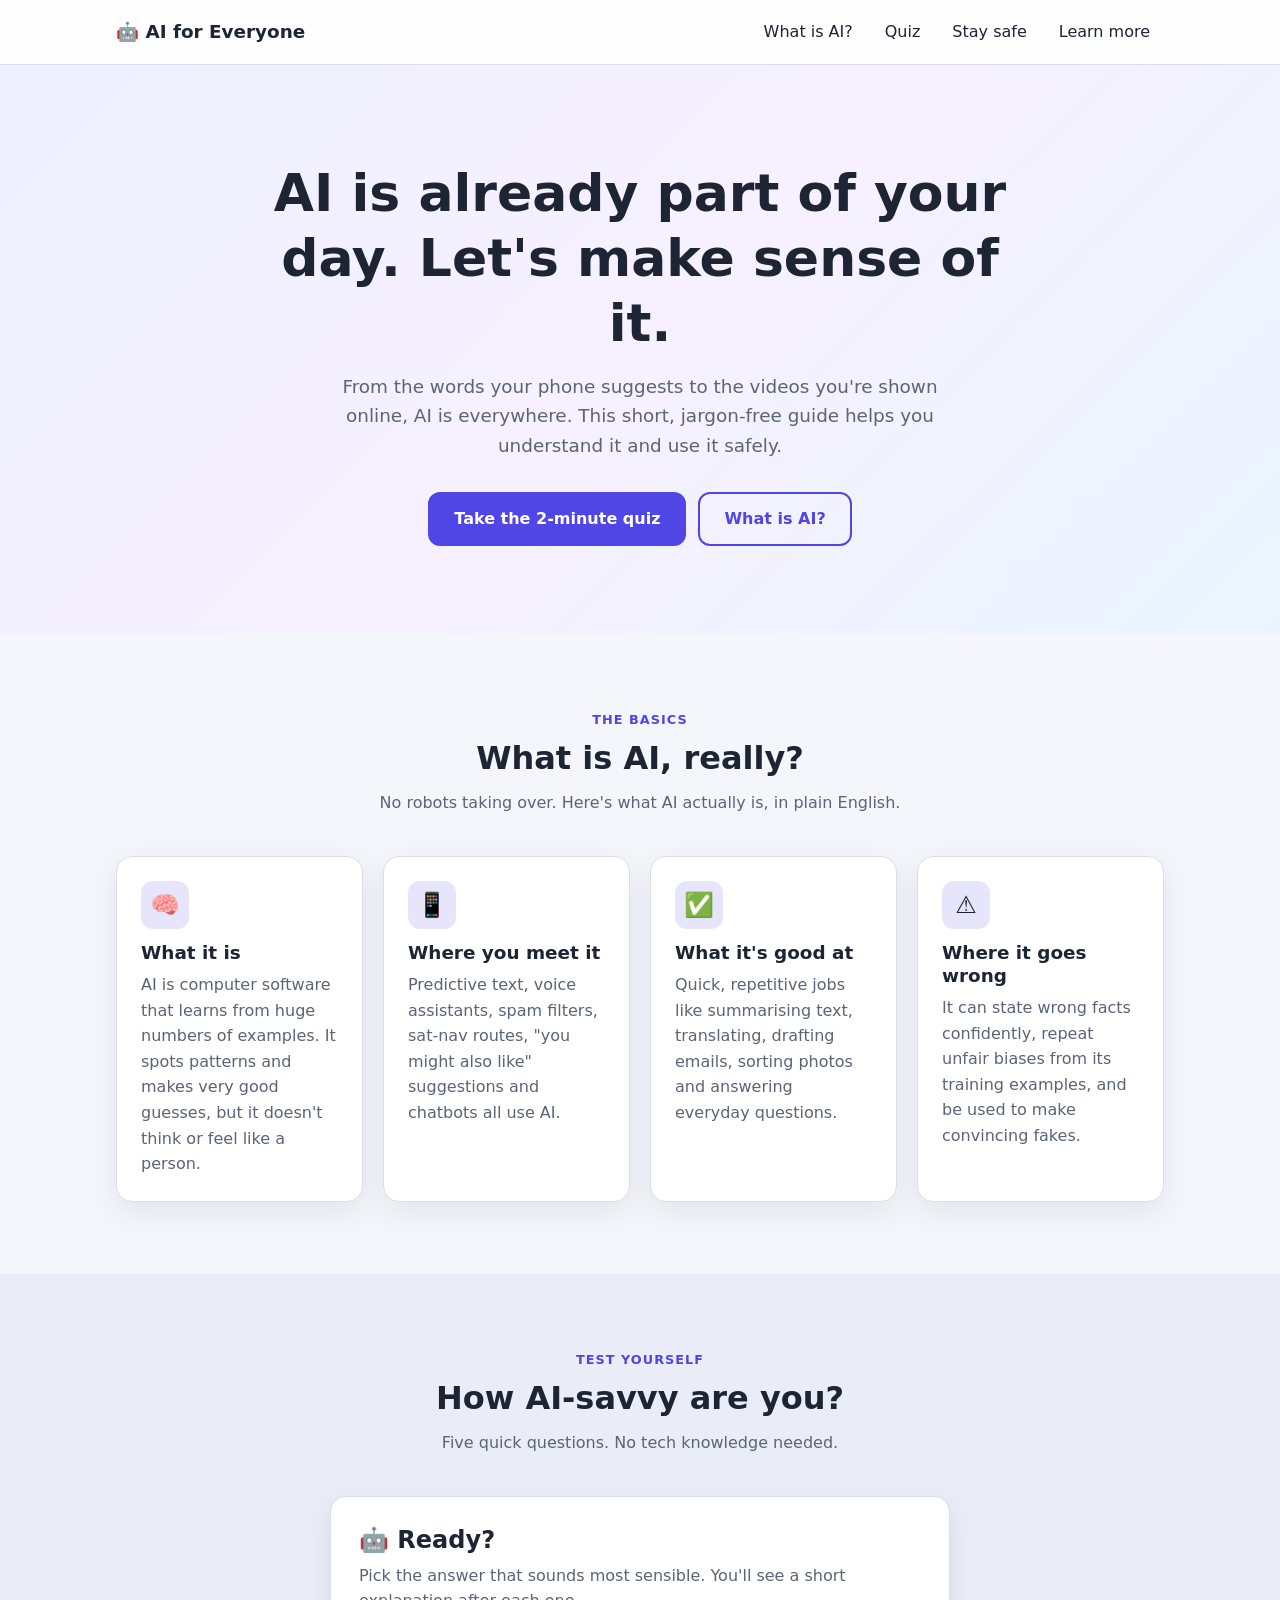
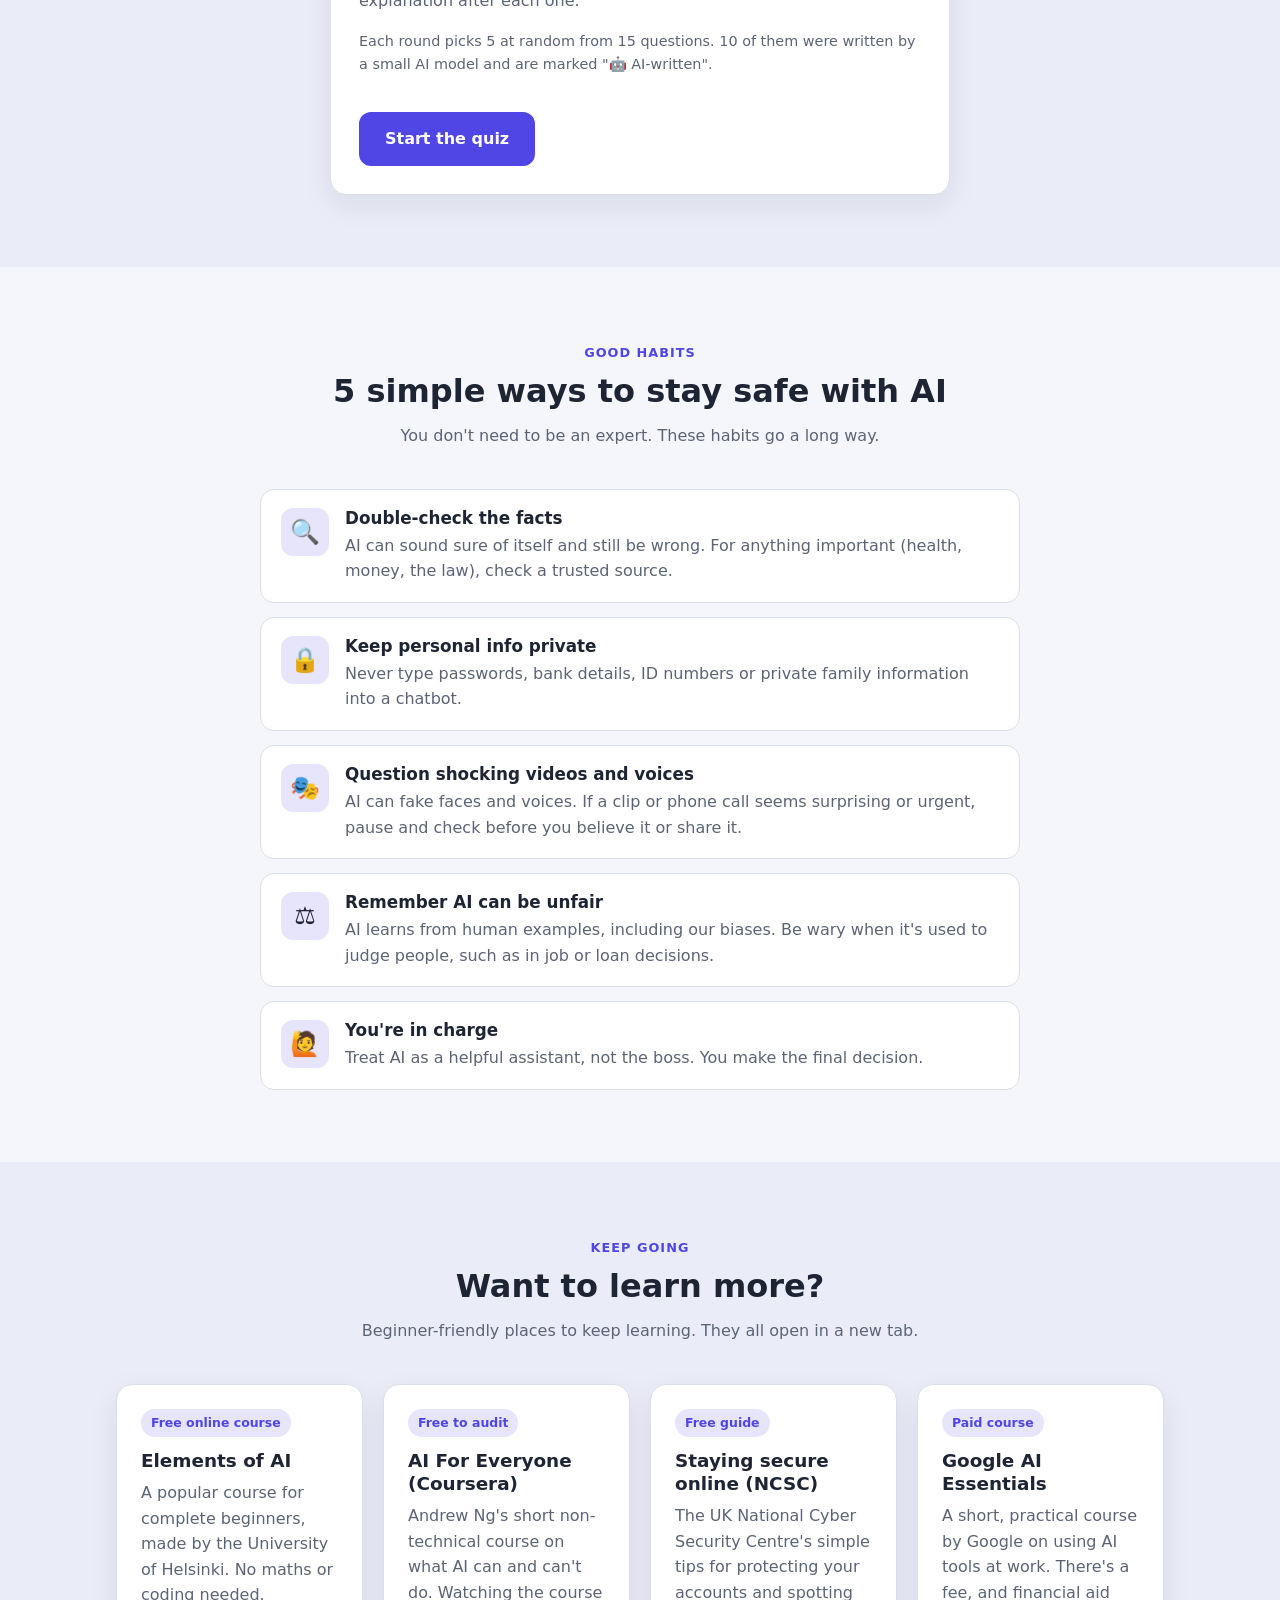
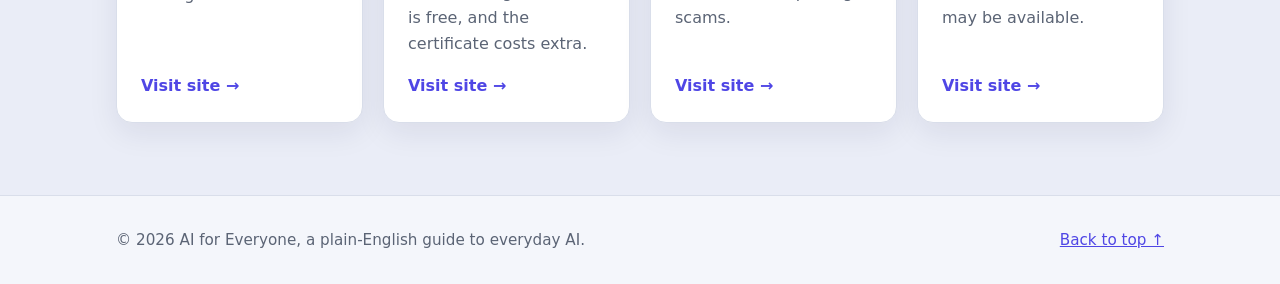
<file: index.html>
<!DOCTYPE html>
<html lang="en">
<head>
  <meta charset="UTF-8">
  <meta name="viewport" content="width=device-width, initial-scale=1.0">
  <title>AI for Everyone</title>
  <meta name="description" content="A friendly, jargon-free guide to the AI you meet every day, with a 2-minute quiz and simple tips for staying safe.">
  <meta property="og:title" content="AI for Everyone">
  <meta property="og:description" content="Understand everyday AI in plain English. Take the 2-minute quiz and learn how to stay safe.">
  <meta property="og:type" content="website">
  <link rel="icon" href="data:image/svg+xml,<svg xmlns='http://www.w3.org/2000/svg' viewBox='0 0 100 100'><text y='.9em' font-size='90'>🤖</text></svg>">
  <link rel="stylesheet" href="styles.css">
</head>
<body>
  <a class="skip-link" href="#main">Skip to content</a>

  <!-- ================= Header ================= -->
  <header class="site-header">
    <div class="container header-inner">
      <a class="logo" href="#top">🤖 AI for Everyone</a>
      <nav aria-label="Main">
        <button class="menu-toggle" id="menu-toggle" aria-expanded="false" aria-controls="nav-links" aria-label="Open menu">☰</button>
        <ul class="nav-links" id="nav-links">
          <li><a href="#what-is-ai">What is AI?</a></li>
          <li><a href="#quiz">Quiz</a></li>
          <li><a href="#stay-safe">Stay safe</a></li>
          <li><a href="#learn-more">Learn more</a></li>
        </ul>
      </nav>
    </div>
  </header>

  <main id="main">

    <!-- ================= Hero ================= -->
    <section class="hero" id="top">
      <div class="container">
        <h1>AI is already part of your day. Let's make sense of it.</h1>
        <p>From the words your phone suggests to the videos you're shown online, AI is everywhere. This short, jargon-free guide helps you understand it and use it safely.</p>
        <div class="hero-actions">
          <a class="btn" href="#quiz">Take the 2-minute quiz</a>
          <a class="btn btn-outline" href="#what-is-ai">What is AI?</a>
        </div>
      </div>
    </section>

    <!-- ================= What is AI? ================= -->
    <section class="section" id="what-is-ai">
      <div class="container">
        <div class="section-head">
          <span class="eyebrow">The basics</span>
          <h2>What is AI, really?</h2>
          <p>No robots taking over. Here's what AI actually is, in plain English.</p>
        </div>
        <div class="grid">
          <article class="info-card">
            <span class="icon" aria-hidden="true">🧠</span>
            <h3>What it is</h3>
            <p>AI is computer software that learns from huge numbers of examples. It spots patterns and makes very good guesses, but it doesn't think or feel like a person.</p>
          </article>
          <article class="info-card">
            <span class="icon" aria-hidden="true">📱</span>
            <h3>Where you meet it</h3>
            <p>Predictive text, voice assistants, spam filters, sat-nav routes, "you might also like" suggestions and chatbots all use AI.</p>
          </article>
          <article class="info-card">
            <span class="icon" aria-hidden="true">✅</span>
            <h3>What it's good at</h3>
            <p>Quick, repetitive jobs like summarising text, translating, drafting emails, sorting photos and answering everyday questions.</p>
          </article>
          <article class="info-card">
            <span class="icon" aria-hidden="true">⚠️</span>
            <h3>Where it goes wrong</h3>
            <p>It can state wrong facts confidently, repeat unfair biases from its training examples, and be used to make convincing fakes.</p>
          </article>
        </div>
      </div>
    </section>

    <!-- ================= Quiz ================= -->
    <section class="section alt" id="quiz">
      <div class="container">
        <div class="section-head">
          <span class="eyebrow">Test yourself</span>
          <h2>How AI-savvy are you?</h2>
          <p>Five quick questions. No tech knowledge needed.</p>
        </div>

        <div class="quiz-card">
          <!-- 1. Start screen -->
          <div id="start-screen">
            <h3>🤖 Ready?</h3>
            <p>Pick the answer that sounds most sensible. You'll see a short explanation after each one.</p>
            <p class="pool-note" id="pool-note"></p>
            <button class="btn" id="start-btn">Start the quiz</button>
          </div>

          <!-- 2. Question screen -->
          <div id="quiz-screen" class="hidden">
            <div class="progress-label" id="progress-label">Question 1 of 5</div>
            <div class="progress-track"><div class="progress-fill" id="progress-fill"></div></div>

            <span class="ai-badge hidden" id="ai-badge">🤖 AI-written question</span>
            <h2 id="question-text"></h2>
            <div class="options" id="options"></div>

            <!-- aria-live makes screen readers announce the feedback -->
            <div id="feedback" class="feedback hidden" aria-live="polite"></div>

            <button class="btn hidden" id="next-btn">Next question →</button>
          </div>

          <!-- 3. Results screen -->
          <div id="result-screen" class="hidden">
            <h3>Your result</h3>
            <div class="score" id="score-text"></div>
            <p id="score-message"></p>
            <ul class="review" id="review-list"></ul>
            <button class="btn" id="restart-btn">Try again</button>
          </div>
        </div>
      </div>
    </section>

    <!-- ================= Stay safe ================= -->
    <section class="section" id="stay-safe">
      <div class="container">
        <div class="section-head">
          <span class="eyebrow">Good habits</span>
          <h2>5 simple ways to stay safe with AI</h2>
          <p>You don't need to be an expert. These habits go a long way.</p>
        </div>
        <ul class="tips">
          <li>
            <span class="icon" aria-hidden="true">🔍</span>
            <div>
              <h3>Double-check the facts</h3>
              <p>AI can sound sure of itself and still be wrong. For anything important (health, money, the law), check a trusted source.</p>
            </div>
          </li>
          <li>
            <span class="icon" aria-hidden="true">🔒</span>
            <div>
              <h3>Keep personal info private</h3>
              <p>Never type passwords, bank details, ID numbers or private family information into a chatbot.</p>
            </div>
          </li>
          <li>
            <span class="icon" aria-hidden="true">🎭</span>
            <div>
              <h3>Question shocking videos and voices</h3>
              <p>AI can fake faces and voices. If a clip or phone call seems surprising or urgent, pause and check before you believe it or share it.</p>
            </div>
          </li>
          <li>
            <span class="icon" aria-hidden="true">⚖️</span>
            <div>
              <h3>Remember AI can be unfair</h3>
              <p>AI learns from human examples, including our biases. Be wary when it's used to judge people, such as in job or loan decisions.</p>
            </div>
          </li>
          <li>
            <span class="icon" aria-hidden="true">🙋</span>
            <div>
              <h3>You're in charge</h3>
              <p>Treat AI as a helpful assistant, not the boss. You make the final decision.</p>
            </div>
          </li>
        </ul>
      </div>
    </section>

    <!-- ================= Learn more ================= -->
    <section class="section alt" id="learn-more">
      <div class="container">
        <div class="section-head">
          <span class="eyebrow">Keep going</span>
          <h2>Want to learn more?</h2>
          <p>Beginner-friendly places to keep learning. They all open in a new tab.</p>
        </div>
        <div class="grid">
          <a class="info-card resource" href="https://www.elementsofai.com/" target="_blank" rel="noopener">
            <span class="tag">Free online course</span>
            <h3>Elements of AI</h3>
            <p>A popular course for complete beginners, made by the University of Helsinki. No maths or coding needed.</p>
            <span class="go">Visit site →</span>
          </a>
          <a class="info-card resource" href="https://www.coursera.org/learn/ai-for-everyone" target="_blank" rel="noopener">
            <span class="tag">Free to audit</span>
            <h3>AI For Everyone (Coursera)</h3>
            <p>Andrew Ng's short non-technical course on what AI can and can't do. Watching the course is free, and the certificate costs extra.</p>
            <span class="go">Visit site →</span>
          </a>
          <a class="info-card resource" href="https://www.ncsc.gov.uk/collection/top-tips-for-staying-secure-online" target="_blank" rel="noopener">
            <span class="tag">Free guide</span>
            <h3>Staying secure online (NCSC)</h3>
            <p>The UK National Cyber Security Centre's simple tips for protecting your accounts and spotting scams.</p>
            <span class="go">Visit site →</span>
          </a>
          <a class="info-card resource" href="https://grow.google/ai-essentials/" target="_blank" rel="noopener">
            <span class="tag">Paid course</span>
            <h3>Google AI Essentials</h3>
            <p>A short, practical course by Google on using AI tools at work. There's a fee, and financial aid may be available.</p>
            <span class="go">Visit site →</span>
          </a>
        </div>
      </div>
    </section>

  </main>

  <!-- ================= Footer ================= -->
  <footer class="site-footer">
    <div class="container footer-inner">
      <p>© <span id="year"></span> AI for Everyone, a plain-English guide to everyday AI.</p>
      <a href="#top">Back to top ↑</a>
    </div>
  </footer>

  <script src="script.js"></script>
</body>
</html>
</file>
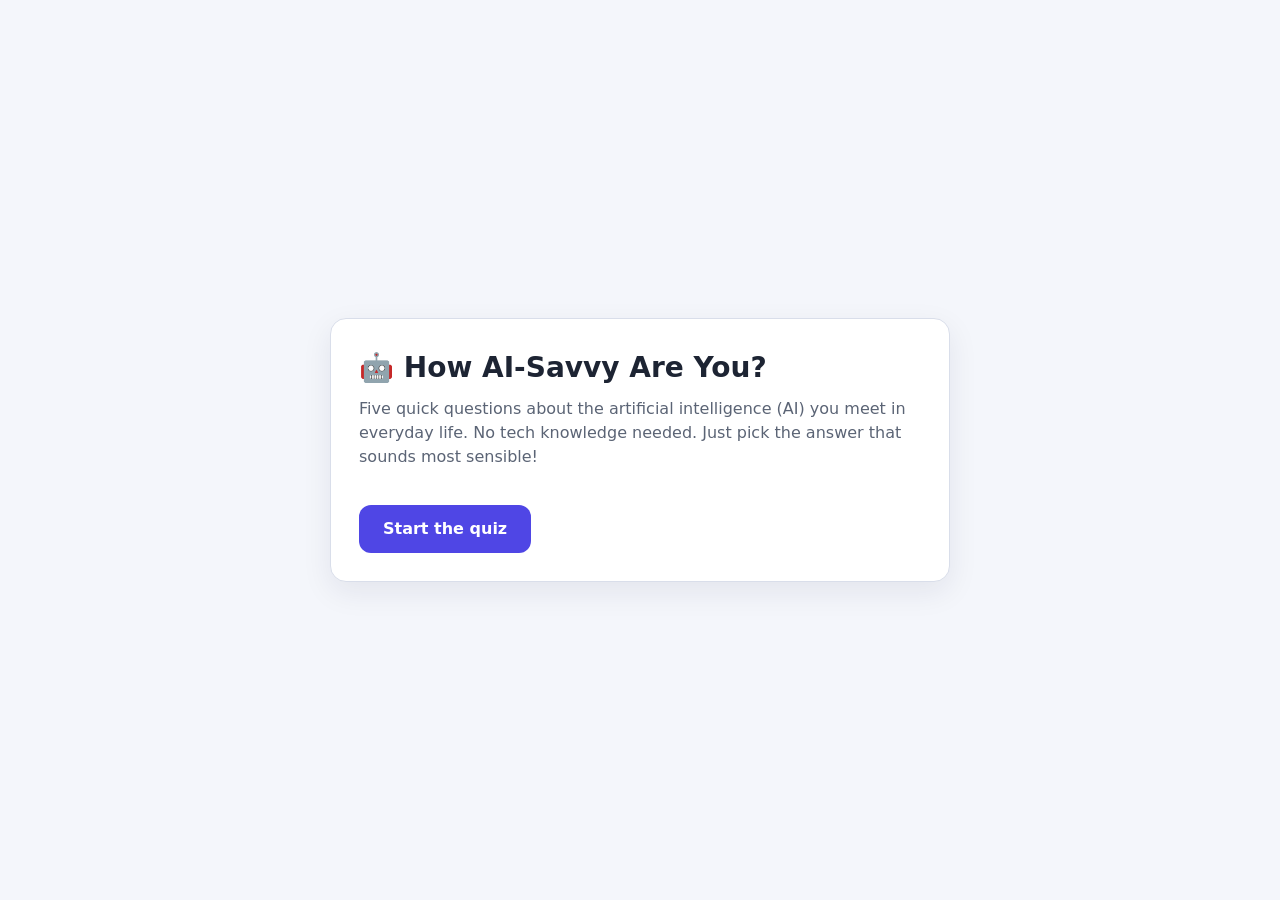
<file: standalone-quiz.html>
<!DOCTYPE html>
<html lang="en">
<head>
  <meta charset="UTF-8">
  <meta name="viewport" content="width=device-width, initial-scale=1.0">
  <title>AI Literacy Quiz</title>

  <!-- ======================= CSS ======================= -->
  <style>
    /* Colour tokens: change these to re-theme the whole page */
    :root {
      --bg: #f4f6fb;
      --card: #ffffff;
      --text: #1d2433;
      --muted: #5b6475;
      --border: #d9deea;
      --accent: #4f46e5;
      --accent-text: #ffffff;
      --correct: #15803d;
      --correct-bg: #e7f6ec;
      --wrong: #b91c1c;
      --wrong-bg: #fdecec;
      --track: #e5e8f0;
      --shadow: 0 10px 30px rgba(20, 30, 60, 0.08);
    }

    /* Dark mode follows the visitor's device setting */
    @media (prefers-color-scheme: dark) {
      :root {
        --bg: #0f131c;
        --card: #181e2b;
        --text: #e8ecf4;
        --muted: #a2abbd;
        --border: #2c3446;
        --accent: #818cf8;
        --accent-text: #0f131c;
        --correct: #4ade80;
        --correct-bg: #13301f;
        --wrong: #f87171;
        --wrong-bg: #3a1a1a;
        --track: #2c3446;
        --shadow: 0 10px 30px rgba(0, 0, 0, 0.4);
      }
    }

    * { box-sizing: border-box; }

    body {
      margin: 0;
      min-height: 100vh;
      display: flex;
      align-items: center;
      justify-content: center;
      padding: 24px 16px;
      background: var(--bg);
      color: var(--text);
      font-family: system-ui, -apple-system, "Segoe UI", Roboto, sans-serif;
      line-height: 1.5;
    }

    .card {
      width: 100%;
      max-width: 620px;
      background: var(--card);
      border: 1px solid var(--border);
      border-radius: 16px;
      box-shadow: var(--shadow);
      padding: 28px;
    }

    h1 { margin: 0 0 8px; font-size: 1.75rem; }
    h2 { margin: 0 0 20px; font-size: 1.3rem; }
    p  { margin: 0 0 16px; color: var(--muted); }

    .hidden { display: none; }

    /* Progress text + bar */
    .progress-label {
      font-size: 0.9rem;
      color: var(--muted);
      margin-bottom: 8px;
    }
    .progress-track {
      height: 8px;
      background: var(--track);
      border-radius: 999px;
      overflow: hidden;
      margin-bottom: 24px;
    }
    .progress-fill {
      height: 100%;
      width: 0;
      background: var(--accent);
      transition: width 0.3s ease;
    }

    /* Answer buttons */
    .options { display: grid; gap: 10px; }

    .option {
      display: flex;
      align-items: center;
      justify-content: space-between;
      gap: 12px;
      width: 100%;
      text-align: left;
      font: inherit;
      color: var(--text);
      background: var(--card);
      border: 2px solid var(--border);
      border-radius: 12px;
      padding: 14px 16px;
      min-height: 52px;
      cursor: pointer;
      transition: border-color 0.15s, background 0.15s;
    }
    .option:hover:not(:disabled) { border-color: var(--accent); }
    .option:disabled { cursor: default; }
    .option.correct { border-color: var(--correct); background: var(--correct-bg); }
    .option.wrong   { border-color: var(--wrong);   background: var(--wrong-bg); }
    .option .mark   { font-weight: 700; flex-shrink: 0; }
    .option.correct .mark { color: var(--correct); }
    .option.wrong .mark   { color: var(--wrong); }

    /* Feedback after answering */
    .feedback {
      margin-top: 18px;
      padding: 14px 16px;
      border-radius: 12px;
      border-left: 5px solid var(--border);
      background: var(--bg);
    }
    .feedback.correct { border-left-color: var(--correct); }
    .feedback.wrong   { border-left-color: var(--wrong); }
    .feedback strong  { display: block; margin-bottom: 4px; }
    .feedback.correct strong { color: var(--correct); }
    .feedback.wrong strong   { color: var(--wrong); }
    .feedback span { color: var(--text); }

    /* Main action buttons */
    .btn {
      display: inline-block;
      margin-top: 20px;
      font: inherit;
      font-weight: 600;
      color: var(--accent-text);
      background: var(--accent);
      border: none;
      border-radius: 12px;
      padding: 12px 24px;
      min-height: 48px;
      cursor: pointer;
    }
    .btn:hover { filter: brightness(1.08); }

    /* Visible focus for keyboard users */
    .btn:focus-visible,
    .option:focus-visible {
      outline: 3px solid var(--accent);
      outline-offset: 2px;
    }

    /* Results screen */
    .score {
      font-size: 3rem;
      font-weight: 800;
      color: var(--accent);
      margin: 8px 0;
    }
    .review { list-style: none; padding: 0; margin: 20px 0 0; display: grid; gap: 10px; }
    .review li {
      padding: 12px 14px;
      border: 1px solid var(--border);
      border-radius: 10px;
      font-size: 0.95rem;
    }
    .review .q { font-weight: 600; display: block; margin-bottom: 4px; }
    .review .ok  { color: var(--correct); }
    .review .bad { color: var(--wrong); }

    @media (max-width: 480px) {
      .card { padding: 20px; }
      h1 { font-size: 1.5rem; }
      .btn { width: 100%; }
    }
  </style>
</head>
<body>

  <!-- ======================= HTML ======================= -->
  <main class="card">

    <!-- 1. Start screen -->
    <section id="start-screen">
      <h1>🤖 How AI-Savvy Are You?</h1>
      <p>Five quick questions about the artificial intelligence (AI) you meet in everyday life. No tech knowledge needed. Just pick the answer that sounds most sensible!</p>
      <button class="btn" id="start-btn">Start the quiz</button>
    </section>

    <!-- 2. Question screen -->
    <section id="quiz-screen" class="hidden">
      <div class="progress-label" id="progress-label">Question 1 of 5</div>
      <div class="progress-track"><div class="progress-fill" id="progress-fill"></div></div>

      <h2 id="question-text"></h2>
      <div class="options" id="options"></div>

      <!-- aria-live makes screen readers announce the feedback -->
      <div id="feedback" class="feedback hidden" aria-live="polite"></div>

      <button class="btn hidden" id="next-btn">Next question →</button>
    </section>

    <!-- 3. Results screen -->
    <section id="result-screen" class="hidden">
      <h1>Your result</h1>
      <div class="score" id="score-text"></div>
      <p id="score-message"></p>
      <ul class="review" id="review-list"></ul>
      <button class="btn" id="restart-btn">Try again</button>
    </section>

  </main>

  <!-- ======================= JavaScript ======================= -->
  <script>
    // ---- 1. The quiz content --------------------------------------------
    // To add or change a question, edit this list.
    // "answer" is the exact text of the correct option.
    const questions = [
      {
        question: "What is AI (Artificial Intelligence)?",
        options: [
          "Computer programs that learn from lots of examples to do tasks like recognising voices or suggesting things",
          "A robot that thinks and feels like a person",
          "A website that stores your photos",
          "A type of computer virus",
          "A super-fast internet connection"
        ],
        answer: "Computer programs that learn from lots of examples to do tasks like recognising voices or suggesting things",
        explanation: "AI is software that spots patterns in huge amounts of examples. It doesn't think or feel like a human. It's very good at guessing what usually comes next."
      },
      {
        question: "Where might you already be using AI without realising?",
        options: [
          "Your phone suggesting the next word as you type",
          "Flicking a light switch",
          "Writing on a paper calendar",
          "Reading a printed newspaper",
          "Winding up an old wristwatch"
        ],
        answer: "Your phone suggesting the next word as you type",
        explanation: "Predictive text, voice assistants, spam filters and 'you might also like' suggestions all use AI behind the scenes."
      },
      {
        question: "An AI chatbot tells you a 'fact' that sounds very convincing. What should you do?",
        options: [
          "Double-check it with a trusted source",
          "Believe it, because AI is never wrong",
          "Share it with friends straight away",
          "Never use AI for anything again",
          "Ask the same chatbot if it's sure, and trust that answer"
        ],
        answer: "Double-check it with a trusted source",
        explanation: "AI chatbots can sound confident even when they're wrong (sometimes called 'hallucinating'). Asking the same chatbot again isn't a real check. Use a trusted website, book or expert."
      },
      {
        question: "Which of these should you NOT type into a public AI chatbot?",
        options: [
          "Your bank password or card details",
          "A question about a recipe",
          "A request for a birthday poem",
          "Asking what a word means",
          "Asking for tips to plan a holiday"
        ],
        answer: "Your bank password or card details",
        explanation: "What you type into a chatbot may be stored or reviewed. Treat it like a public place, so never share passwords, bank details or other private information."
      },
      {
        question: "You see a video of a celebrity saying something shocking online. What's a smart thought?",
        options: [
          "It could be a 'deepfake' (a fake video made with AI), so check reliable news first",
          "Videos are always real",
          "If lots of people shared it, it must be true",
          "Only photos can be faked, not videos",
          "If it looks clear and high quality, it must be genuine"
        ],
        answer: "It could be a 'deepfake' (a fake video made with AI), so check reliable news first",
        explanation: "AI can now make realistic fake videos and voices. Before you believe or share something surprising, see if trusted news outlets are reporting it too."
      }
    ];

    // ---- 2. Grab the page elements we need --------------------------------
    const $ = (id) => document.getElementById(id);
    const startScreen  = $("start-screen");
    const quizScreen   = $("quiz-screen");
    const resultScreen = $("result-screen");
    const questionText = $("question-text");
    const optionsBox   = $("options");
    const feedbackBox  = $("feedback");
    const nextBtn      = $("next-btn");
    const progressLbl  = $("progress-label");
    const progressFill = $("progress-fill");

    // ---- 3. Quiz state: where we are and how we're doing ------------------
    let state = { index: 0, score: 0, answers: [] };

    // Fisher–Yates shuffle (returns a new array) so the right answer moves around
    function shuffle(list) {
      const copy = [...list];
      for (let i = copy.length - 1; i > 0; i--) {
        const j = Math.floor(Math.random() * (i + 1));
        [copy[i], copy[j]] = [copy[j], copy[i]];
      }
      return copy;
    }

    // Show one screen, hide the others
    function showScreen(screen) {
      [startScreen, quizScreen, resultScreen].forEach(s => s.classList.add("hidden"));
      screen.classList.remove("hidden");
    }

    // ---- 4. Draw the current question -------------------------------------
    function showQuestion() {
      const q = questions[state.index];

      progressLbl.textContent = `Question ${state.index + 1} of ${questions.length}`;
      progressFill.style.width = `${(state.index / questions.length) * 100}%`;
      questionText.textContent = q.question;

      // Reset feedback, the Next button and the old options
      feedbackBox.className = "feedback hidden";
      feedbackBox.innerHTML = "";
      nextBtn.classList.add("hidden");
      optionsBox.innerHTML = "";

      // Make one button per (shuffled) option
      shuffle(q.options).forEach(text => {
        const btn = document.createElement("button");
        btn.className = "option";
        btn.innerHTML = `<span class="label"></span><span class="mark" aria-hidden="true"></span>`;
        btn.querySelector(".label").textContent = text;
        btn.addEventListener("click", () => selectAnswer(btn, text));
        optionsBox.appendChild(btn);
      });
    }

    // ---- 5. Handle a click on an answer -----------------------------------
    function selectAnswer(chosenBtn, chosenText) {
      const q = questions[state.index];
      const isCorrect = chosenText === q.answer;

      if (isCorrect) state.score++;
      state.answers.push({ question: q.question, chosen: chosenText, correct: isCorrect, answer: q.answer });

      // Lock all options and show which was right and which was wrong
      optionsBox.querySelectorAll(".option").forEach(btn => {
        btn.disabled = true;
        const text = btn.querySelector(".label").textContent;
        if (text === q.answer) {
          btn.classList.add("correct");
          btn.querySelector(".mark").textContent = "✓";
        } else if (btn === chosenBtn) {
          btn.classList.add("wrong");
          btn.querySelector(".mark").textContent = "✗";
        }
      });

      // Explain why
      feedbackBox.className = `feedback ${isCorrect ? "correct" : "wrong"}`;
      feedbackBox.innerHTML = `<strong>${isCorrect ? "✓ Correct!" : "✗ Not quite."}</strong><span></span>`;
      feedbackBox.querySelector("span").textContent = q.explanation;

      progressFill.style.width = `${((state.index + 1) / questions.length) * 100}%`;
      nextBtn.textContent = state.index === questions.length - 1 ? "See my result →" : "Next question →";
      nextBtn.classList.remove("hidden");
      nextBtn.focus();
    }

    // ---- 6. Move on: next question, or results ----------------------------
    function next() {
      state.index++;
      if (state.index < questions.length) {
        showQuestion();
      } else {
        showResults();
      }
    }

    // ---- 7. The results screen --------------------------------------------
    function showResults() {
      const total = questions.length;
      $("score-text").textContent = `${state.score} / ${total}`;

      let message;
      if (state.score === total)    message = "Brilliant! You're an AI-savvy pro. Share what you know with friends and family.";
      else if (state.score >= 3)    message = "Nice work! You've got a solid grasp of everyday AI. Check the answers below to fill any gaps.";
      else                          message = "Good start! AI is new for lots of people. Read the answers below. You'll be spotting AI everywhere soon.";
      $("score-message").textContent = message;

      // Recap each question
      const list = $("review-list");
      list.innerHTML = "";
      state.answers.forEach((a, i) => {
        const li = document.createElement("li");
        li.innerHTML = `<span class="q"></span><span class="${a.correct ? "ok" : "bad"}"></span>`;
        li.querySelector(".q").textContent = `${i + 1}. ${a.question}`;
        li.querySelector(a.correct ? ".ok" : ".bad").textContent = a.correct
          ? `✓ ${a.chosen}`
          : `✗ You said: ${a.chosen}. Correct answer: ${a.answer}`;
        list.appendChild(li);
      });

      showScreen(resultScreen);
      $("restart-btn").focus();
    }

    // ---- 8. Start / restart ------------------------------------------------
    function start() {
      state = { index: 0, score: 0, answers: [] };
      showScreen(quizScreen);
      showQuestion();
    }

    $("start-btn").addEventListener("click", start);
    $("restart-btn").addEventListener("click", start);
    nextBtn.addEventListener("click", next);
  </script>
</body>
</html>
</file>
<file: styles.css>
/* =========================================================
   AI for Everyone: site styles
   Colour tokens live in :root; change them to re-theme the site.
   ========================================================= */

:root {
  --bg: #f4f6fb;
  --section-alt: #eaedf7;
  --card: #ffffff;
  --text: #1d2433;
  --muted: #5b6475;
  --border: #d9deea;
  --accent: #4f46e5;
  --accent-soft: #e6e5fc;
  --accent-text: #ffffff;
  --correct: #15803d;
  --correct-bg: #e7f6ec;
  --wrong: #b91c1c;
  --wrong-bg: #fdecec;
  --track: #e5e8f0;
  --shadow: 0 10px 30px rgba(20, 30, 60, 0.08);
  --hero: linear-gradient(135deg, #eef0ff 0%, #f7f0ff 50%, #eaf6ff 100%);
  --header-bg: rgba(255, 255, 255, 0.85);
  --max: 1080px;
  --header-h: 64px;
}

@media (prefers-color-scheme: dark) {
  :root {
    --bg: #0f131c;
    --section-alt: #131926;
    --card: #181e2b;
    --text: #e8ecf4;
    --muted: #a2abbd;
    --border: #2c3446;
    --accent: #818cf8;
    --accent-soft: #23284a;
    --accent-text: #0f131c;
    --correct: #4ade80;
    --correct-bg: #13301f;
    --wrong: #f87171;
    --wrong-bg: #3a1a1a;
    --track: #2c3446;
    --shadow: 0 10px 30px rgba(0, 0, 0, 0.4);
    --hero: linear-gradient(135deg, #161a33 0%, #1c1630 50%, #10202e 100%);
    --header-bg: rgba(15, 19, 28, 0.85);
  }
}

/* ---------- Base ---------- */
* { box-sizing: border-box; }

html { scroll-behavior: smooth; }
@media (prefers-reduced-motion: reduce) {
  html { scroll-behavior: auto; }
  * { transition: none !important; }
}

body {
  margin: 0;
  background: var(--bg);
  color: var(--text);
  font-family: system-ui, -apple-system, "Segoe UI", Roboto, sans-serif;
  line-height: 1.6;
  overflow-x: hidden;
}

h1, h2, h3 { line-height: 1.25; }
p { margin: 0 0 16px; color: var(--muted); }
a { color: var(--accent); }

.container {
  width: 100%;
  max-width: var(--max);
  margin: 0 auto;
  padding: 0 16px;
}

.hidden { display: none !important; }

/* Skip link for keyboard users */
.skip-link {
  position: absolute;
  left: -9999px;
  top: 8px;
  background: var(--accent);
  color: var(--accent-text);
  padding: 8px 14px;
  border-radius: 8px;
  z-index: 100;
}
.skip-link:focus { left: 16px; }

/* Visible focus everywhere */
a:focus-visible,
button:focus-visible {
  outline: 3px solid var(--accent);
  outline-offset: 2px;
}

/* ---------- Header + nav ---------- */
.site-header {
  position: sticky;
  top: 0;
  z-index: 50;
  background: var(--header-bg);
  backdrop-filter: blur(10px);
  -webkit-backdrop-filter: blur(10px);
  border-bottom: 1px solid var(--border);
}

.header-inner {
  display: flex;
  align-items: center;
  justify-content: space-between;
  height: var(--header-h);
}

.logo {
  font-weight: 800;
  font-size: 1.15rem;
  color: var(--text);
  text-decoration: none;
}

.nav-links {
  display: flex;
  gap: 4px;
  list-style: none;
  margin: 0;
  padding: 0;
}
.nav-links a {
  display: block;
  padding: 10px 14px;
  border-radius: 8px;
  color: var(--text);
  text-decoration: none;
  font-weight: 500;
}
.nav-links a:hover { background: var(--accent-soft); }

.menu-toggle {
  display: none;
  font: inherit;
  font-size: 1.4rem;
  background: none;
  border: 1px solid var(--border);
  border-radius: 8px;
  color: var(--text);
  width: 44px;
  height: 44px;
  cursor: pointer;
}

@media (max-width: 720px) {
  .menu-toggle { display: block; }
  .nav-links {
    display: none;
    position: absolute;
    top: var(--header-h);
    left: 0;
    right: 0;
    flex-direction: column;
    padding: 8px 16px 16px;
    background: var(--card);
    border-bottom: 1px solid var(--border);
    box-shadow: var(--shadow);
  }
  .nav-links.open { display: flex; }
  .nav-links a { padding: 14px; }
}

/* ---------- Sections ---------- */
section[id] { scroll-margin-top: var(--header-h); }

.section { padding: 72px 0; }
.section.alt { background: var(--section-alt); }

.section-head {
  max-width: 640px;
  margin: 0 auto 40px;
  text-align: center;
}
.section-head h2 { font-size: 2rem; margin: 0 0 12px; }
.eyebrow {
  display: inline-block;
  font-size: 0.8rem;
  font-weight: 700;
  letter-spacing: 0.08em;
  text-transform: uppercase;
  color: var(--accent);
  margin-bottom: 8px;
}

/* ---------- Hero ---------- */
.hero {
  background: var(--hero);
  padding: 96px 0 88px;
  text-align: center;
}
.hero h1 {
  font-size: clamp(2rem, 5vw, 3.25rem);
  max-width: 760px;
  margin: 0 auto 16px;
}
.hero p {
  font-size: 1.15rem;
  max-width: 600px;
  margin: 0 auto 32px;
}
.hero-actions {
  display: flex;
  gap: 12px;
  justify-content: center;
  flex-wrap: wrap;
}

/* ---------- Buttons ---------- */
.btn {
  display: inline-flex;
  align-items: center;
  justify-content: center;
  font: inherit;
  font-weight: 600;
  color: var(--accent-text);
  background: var(--accent);
  border: 2px solid var(--accent);
  border-radius: 12px;
  padding: 12px 24px;
  min-height: 48px;
  cursor: pointer;
  text-decoration: none;
}
.btn:hover { filter: brightness(1.08); }
.btn-outline {
  background: transparent;
  color: var(--accent);
}
.btn-outline:hover { background: var(--accent-soft); filter: none; }

/* ---------- Card grids (explainer, tips, resources) ---------- */
.grid {
  display: grid;
  gap: 20px;
  grid-template-columns: repeat(auto-fit, minmax(230px, 1fr));
}

.info-card {
  background: var(--card);
  border: 1px solid var(--border);
  border-radius: 16px;
  padding: 24px;
  box-shadow: var(--shadow);
}
.info-card h3 { margin: 12px 0 8px; font-size: 1.15rem; }
.info-card p { margin: 0; }

.icon {
  display: inline-flex;
  align-items: center;
  justify-content: center;
  width: 48px;
  height: 48px;
  border-radius: 12px;
  background: var(--accent-soft);
  font-size: 1.5rem;
}

/* Stay-safe tips list */
.tips {
  list-style: none;
  padding: 0;
  margin: 0 auto;
  max-width: 760px;
  display: grid;
  gap: 14px;
}
.tips li {
  display: flex;
  gap: 16px;
  align-items: flex-start;
  background: var(--card);
  border: 1px solid var(--border);
  border-radius: 14px;
  padding: 18px 20px;
}
.tips h3 { margin: 0 0 4px; font-size: 1.05rem; }
.tips p { margin: 0; }
.tips .icon { flex-shrink: 0; }

/* Resource cards */
.resource {
  display: flex;
  flex-direction: column;
  text-decoration: none;
  color: inherit;
  transition: transform 0.15s, border-color 0.15s;
}
.resource:hover { transform: translateY(-3px); border-color: var(--accent); }
.resource .tag {
  align-self: flex-start;
  font-size: 0.78rem;
  font-weight: 600;
  color: var(--accent);
  background: var(--accent-soft);
  padding: 4px 10px;
  border-radius: 999px;
}
.resource .go {
  margin-top: auto;
  padding-top: 16px;
  font-weight: 600;
  color: var(--accent);
}

/* ---------- Quiz (carried over from the standalone quiz) ---------- */
.quiz-card {
  max-width: 620px;
  margin: 0 auto;
  background: var(--card);
  border: 1px solid var(--border);
  border-radius: 16px;
  box-shadow: var(--shadow);
  padding: 28px;
}
.quiz-card h2 { margin: 0 0 20px; font-size: 1.3rem; }
.quiz-card h3 { margin: 0 0 8px; font-size: 1.5rem; }

.progress-label {
  font-size: 0.9rem;
  color: var(--muted);
  margin-bottom: 8px;
}
.progress-track {
  height: 8px;
  background: var(--track);
  border-radius: 999px;
  overflow: hidden;
  margin-bottom: 24px;
}
.progress-fill {
  height: 100%;
  width: 0;
  background: var(--accent);
  transition: width 0.3s ease;
}

.options { display: grid; gap: 10px; }

/* Label on questions written by the local AI model */
.ai-badge {
  display: inline-block;
  font-size: 0.8rem;
  font-weight: 600;
  color: var(--accent);
  background: var(--accent-soft);
  padding: 4px 10px;
  border-radius: 999px;
  margin-bottom: 10px;
}
.pool-note { font-size: 0.9rem; }
.pool-note:empty { display: none; }

.option {
  display: flex;
  align-items: center;
  justify-content: space-between;
  gap: 12px;
  width: 100%;
  text-align: left;
  font: inherit;
  color: var(--text);
  background: var(--card);
  border: 2px solid var(--border);
  border-radius: 12px;
  padding: 14px 16px;
  min-height: 52px;
  cursor: pointer;
  transition: border-color 0.15s, background 0.15s;
}
.option:hover:not(:disabled) { border-color: var(--accent); }
.option:disabled { cursor: default; }
.option.correct { border-color: var(--correct); background: var(--correct-bg); }
.option.wrong   { border-color: var(--wrong);   background: var(--wrong-bg); }
.option .mark   { font-weight: 700; flex-shrink: 0; }
.option.correct .mark { color: var(--correct); }
.option.wrong .mark   { color: var(--wrong); }

.feedback {
  margin-top: 18px;
  padding: 14px 16px;
  border-radius: 12px;
  border-left: 5px solid var(--border);
  background: var(--bg);
}
.feedback.correct { border-left-color: var(--correct); }
.feedback.wrong   { border-left-color: var(--wrong); }
.feedback strong  { display: block; margin-bottom: 4px; }
.feedback.correct strong { color: var(--correct); }
.feedback.wrong strong   { color: var(--wrong); }
.feedback span { color: var(--text); }

.quiz-card .btn { margin-top: 20px; }

.score {
  font-size: 3rem;
  font-weight: 800;
  color: var(--accent);
  margin: 8px 0;
}
.review { list-style: none; padding: 0; margin: 20px 0 0; display: grid; gap: 10px; }
.review li {
  padding: 12px 14px;
  border: 1px solid var(--border);
  border-radius: 10px;
  font-size: 0.95rem;
}
.review .q { font-weight: 600; display: block; margin-bottom: 4px; }
.review .ok  { color: var(--correct); }
.review .bad { color: var(--wrong); }

/* ---------- Footer ---------- */
.site-footer {
  border-top: 1px solid var(--border);
  padding: 32px 0;
  font-size: 0.95rem;
}
.footer-inner {
  display: flex;
  justify-content: space-between;
  align-items: center;
  gap: 16px;
  flex-wrap: wrap;
}
.site-footer p { margin: 0; }

/* ---------- Small screens ---------- */
@media (max-width: 480px) {
  .section { padding: 56px 0; }
  .hero { padding: 64px 0 56px; }
  .section-head h2 { font-size: 1.6rem; }
  .quiz-card { padding: 20px; }
  .hero-actions .btn,
  .quiz-card .btn { width: 100%; }
}
</file>
